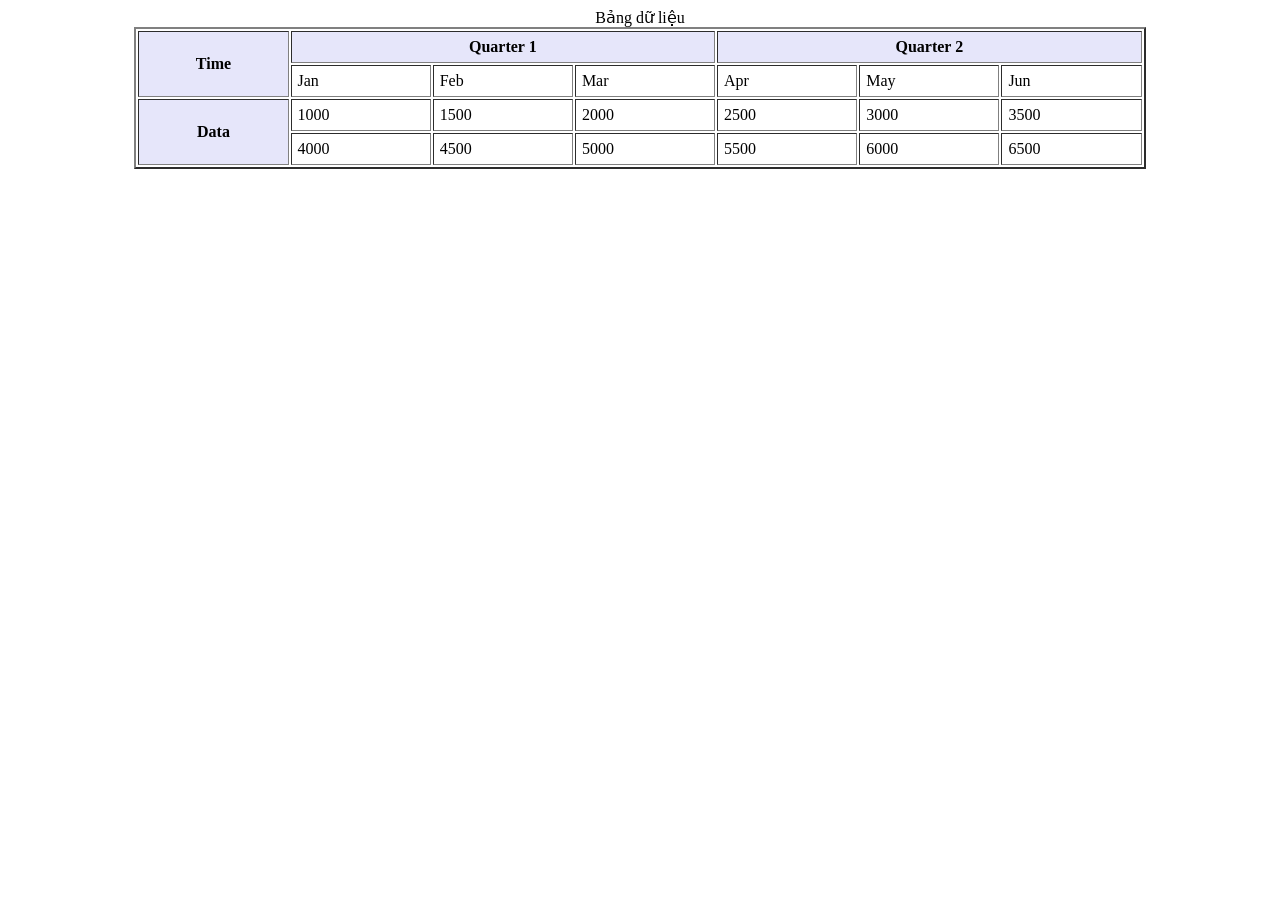
<file: Bang/bang.html>
<!DOCTYPE html>
<html lang="en">
<head>
    <meta charset="UTF-8">
    <meta name="viewport" content="width=device-width, initial-scale=1.0">
    <title>Bảng dữ liệu</title>
</head>
<body>
    <table align="center" width="80%" border="2" cellspacing="2" cellpadding="6">
        <caption>Bảng dữ liệu</caption>
        <tr bgcolor="lavender">
            <th rowspan="2">Time</th>
            <th align="center" colspan="3">Quarter 1</th>
            <th align="center" colspan="3">Quarter 2</th>
        </tr>
        <tr>
            <td>Jan</td>
            <td>Feb</td>
            <td>Mar</td>
            <td>Apr</td>
            <td>May</td>
            <td>Jun</td>
        </tr>
        <tr>
            <th rowspan="2"
            bgcolor="lavender">Data</th>
            <td>1000</td>
            <td>1500</td>
            <td>2000</td>
            <td>2500</td>
            <td>3000</td>
            <td>3500</td>
        </tr>
        <tr>
            <td>4000</td>
            <td>4500</td>
            <td>5000</td>
            <td>5500</td>
            <td>6000</td>
            <td>6500</td>
        </tr>
    </table>
    
</body>
</html>
</file>
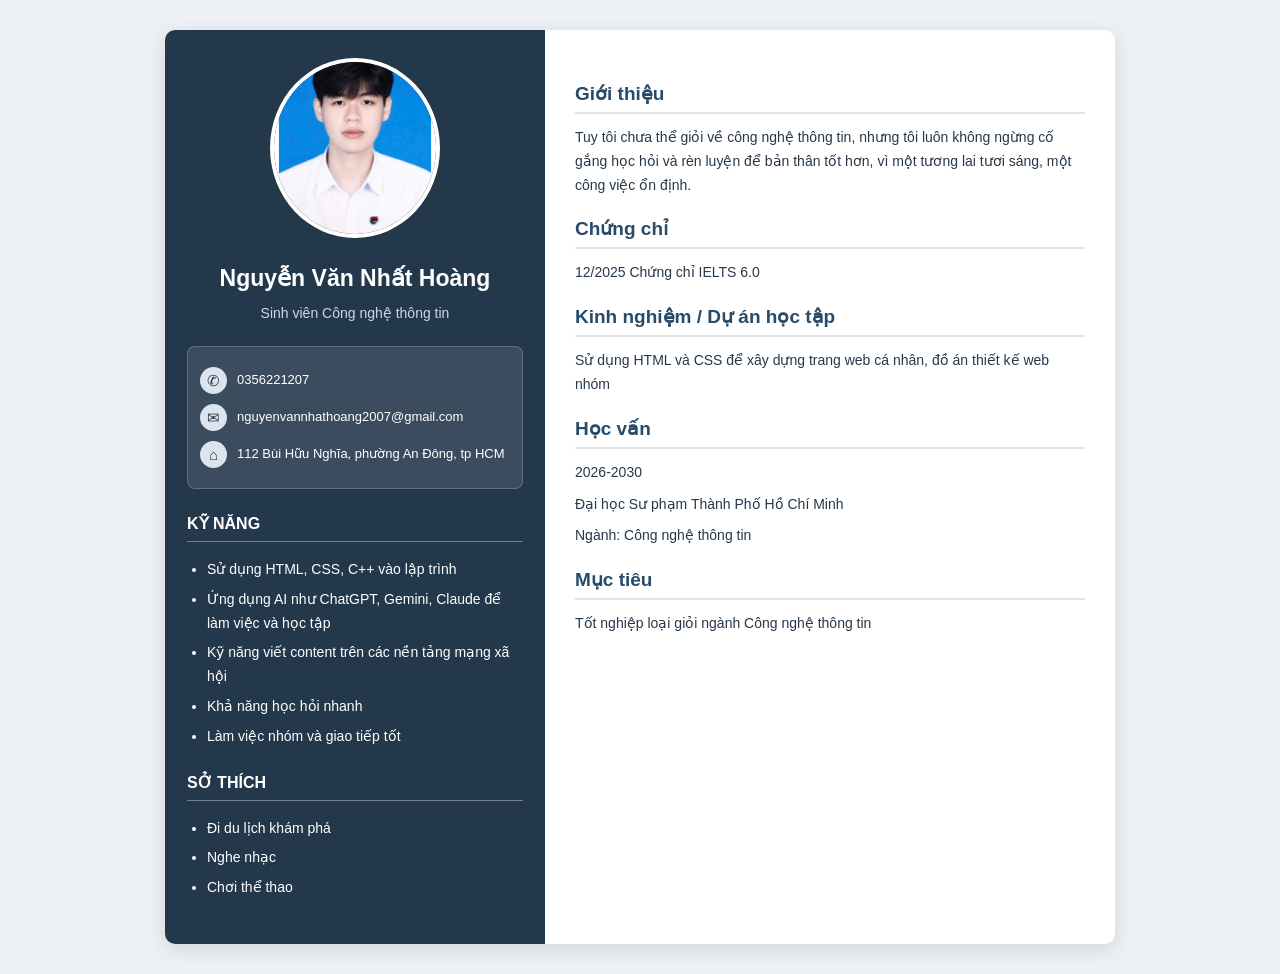
<file: CV/cv.html>
<!DOCTYPE html>
<html lang="vi">
<head>
    <meta charset="UTF-8">
    <meta name="viewport" content="width=device-width, initial-scale=1.0">
    <title>CV cá nhân</title>
<style>
    * {
        box-sizing: border-box;
    }
    body {
        margin: 0;
        padding: 30px 15px;
        background: #edf1f5;
        font-family: Arial, sans-serif;
        color: #263849;
    }
    .cv {
        width: 100%;
        max-width: 950px;
        margin: 0 auto;
        display: flex;
        background: white;
        border-radius: 10px;
        overflow: hidden;
        box-shadow: 0 5px 20px rgba(0, 0, 0, 0.12);
    }
    .cottrai {
        width: 40%;
        background: #24384b;
        color: white;
        padding: 28px 22px;
    }
    .cotphai {
        width: 60%;
        padding: 32px 30px;
    }
    .anh {
        text-align: center;
        margin-bottom: 20px;
    }
    .anh img {
        width: 170px;
        height: 180px;
        object-fit: cover;
        border-radius: 50%;
        border: 4px solid white;
    }
    .ten {
        text-align: center;
        margin-bottom: 20px;
    }

    .ten h1 {
        font-size: 23px;
        color: white;
        margin: 0 0 8px;
        line-height: 1.4;
    }
    .ten p {
        font-size: 14px;
        color: #cbd8e4;
        margin: 0;
    }
    .thongtin {
        background: rgba(255, 255, 255, 0.10);
        border: 1px solid rgba(255, 255, 255, 0.2);
        border-radius: 8px;
        padding: 10px 12px;
        margin-bottom: 25px;
    }

    .thongtin p {
        display: flex;
        align-items: center;
        gap: 10px;
        margin: 10px 0;
        font-size: 13px;
    }
    .icon {
        width: 27px;
        height: 27px;
        flex-shrink: 0;
        display: flex;
        align-items: center;
        justify-content: center;
        border-radius: 50%;
        background: #dce5ed;
        color: #24384b;
        font-size: 15px;
    }

    .thongtin p span:last-child {
        overflow-wrap: anywhere;
    }
    .cottrai h2 {
        font-size: 16px;
        color: white;
        border-bottom: 1px solid #718096;
        padding-bottom: 8px;
        margin: 24px 0 12px;
        text-transform: uppercase;
    }
     .cotphai h2 {
        font-size: 19px;
        color: #284b6a;
        border-bottom: 2px solid #dce5ed;
        padding-bottom: 7px;
        margin: 20px 0 12px;
    }
    .header {
        border-bottom: 2px solid #dce5ed;
        padding-bottom: 18px;
        margin-bottom: 20px;
    }
    .header h1 {
        font-size: 27px;
        color: #24384b;
        margin: 0 0 8px;
    }
    .header p {
        color: #54718b;
        font-size: 16px;
        font-weight: bold;
        margin: 0;
    }
    p {
        font-size: 14px;
        line-height: 1.7;
        margin: 8px 0;
    }
    .cot-trai p, .cot-trai li { 
        color: #e1e8ef;
    }
    ul {
        padding-left: 20px;
    }
    li {
        font-size: 14px;
        line-height: 1.7;
        margin-bottom: 6px;
    }
    .noidung {
        display: flex;
        gap: 20px;
        align-items: flex-start;
    }
    h3 {
        font-size: 16px;
        color: #365d7e;
        margin: 14px 0 6px;
    }
    .gioithieu, .chungchi, .kinhnghiem, .hocvan {
        margin-bottom: 20px;
    }
@media (max-width: 700px) {

    body {
        padding: 12px;
    }

    .cv {
        flex-direction: column;
    }
    .cottrai, .cotphai {
            width: 100%;
            padding: 24px;
        }
    .noidung {
            flex-direction: column;
        }
    .kynang, .kinhnghiem {
            width: 100%;
        }
    .header h1 {
            font-size: 24px;
        }
    }
</style>
</head>
<body>

    <div class="cv"> 

        <div class="cottrai">

            <div class="anh">
            <img src="anhdaidien/anh.jpg" alt="Ảnh đại diện">
            </div>
             <div class="ten">
                <h1>Nguyễn Văn Nhất Hoàng</h1>
                <p>Sinh viên Công nghệ thông tin</p>
            </div>
            <div class="thongtin">
                <p>
                    <span class="icon">✆</span>
                    <span>0356221207</span>
                </p>
                <p>
                    <span class="icon">✉</span>
                    <span>nguyenvannhathoang2007@gmail.com</span>
                 </p>
                 <p>
                    <span class="icon">⌂</span>
                    <span>112 Bùi Hữu Nghĩa, phường An Đông, tp HCM</span>
                </p>

            </div>

            <div class="kynang">
                <h2>Kỹ năng</h2>
                <ul>
                    <li>Sử dụng HTML, CSS, C++ vào lập trình</li>
                    <li>Ứng dụng AI như ChatGPT, Gemini, Claude để làm việc và học tập</li>
                    <li>Kỹ năng viết content trên các nền tảng mạng xã hội</li>
                    <li>Khả năng học hỏi nhanh</li>
                    <li>Làm việc nhóm và giao tiếp tốt</li>
                </ul>
            </div>
            <div class="sothich">
                <h2>Sở thích</h2>
                <ul>
                    <li>Đi du lịch khám phá</li>
                    <li>Nghe nhạc</li>
                    <li>Chơi thể thao</li>
                </ul>
            </div>
        </div>

        <div class="cotphai">

            <div class="gioithieu">
                <h2>Giới thiệu</h2>
                <p>
                    Tuy tôi chưa thể giỏi về công nghệ thông tin, nhưng tôi luôn không ngừng cố gắng học hỏi và rèn luyện để bản thân tốt hơn, vì một tương lai tươi sáng, một công việc ổn định.
                </p>
            </div>

            <div class="chungchi">
                <h2>Chứng chỉ</h2>
                <p>12/2025 Chứng chỉ IELTS 6.0</p>
            </div>

            <div class="kinhnghiem">
                <h2>Kinh nghiệm / Dự án học tập</h2>
                <p>Sử dụng HTML và CSS để xây dựng trang web cá nhân, đồ án thiết kế web nhóm</p>
            </div>

            <div class="hocvan">
                <h2>Học vấn</h2>
                <p>2026-2030</p>
                <p>Đại học Sư phạm Thành Phố Hồ Chí Minh</p>
                <p>Ngành: Công nghệ thông tin</p>
            </div>
            
            <div class="muctieu">
                <h2>Mục tiêu</h2>
                <p>Tốt nghiệp loại giỏi ngành Công nghệ thông tin</p>
            </div>

        </div>

    </div>

</body>
</html>
</file>
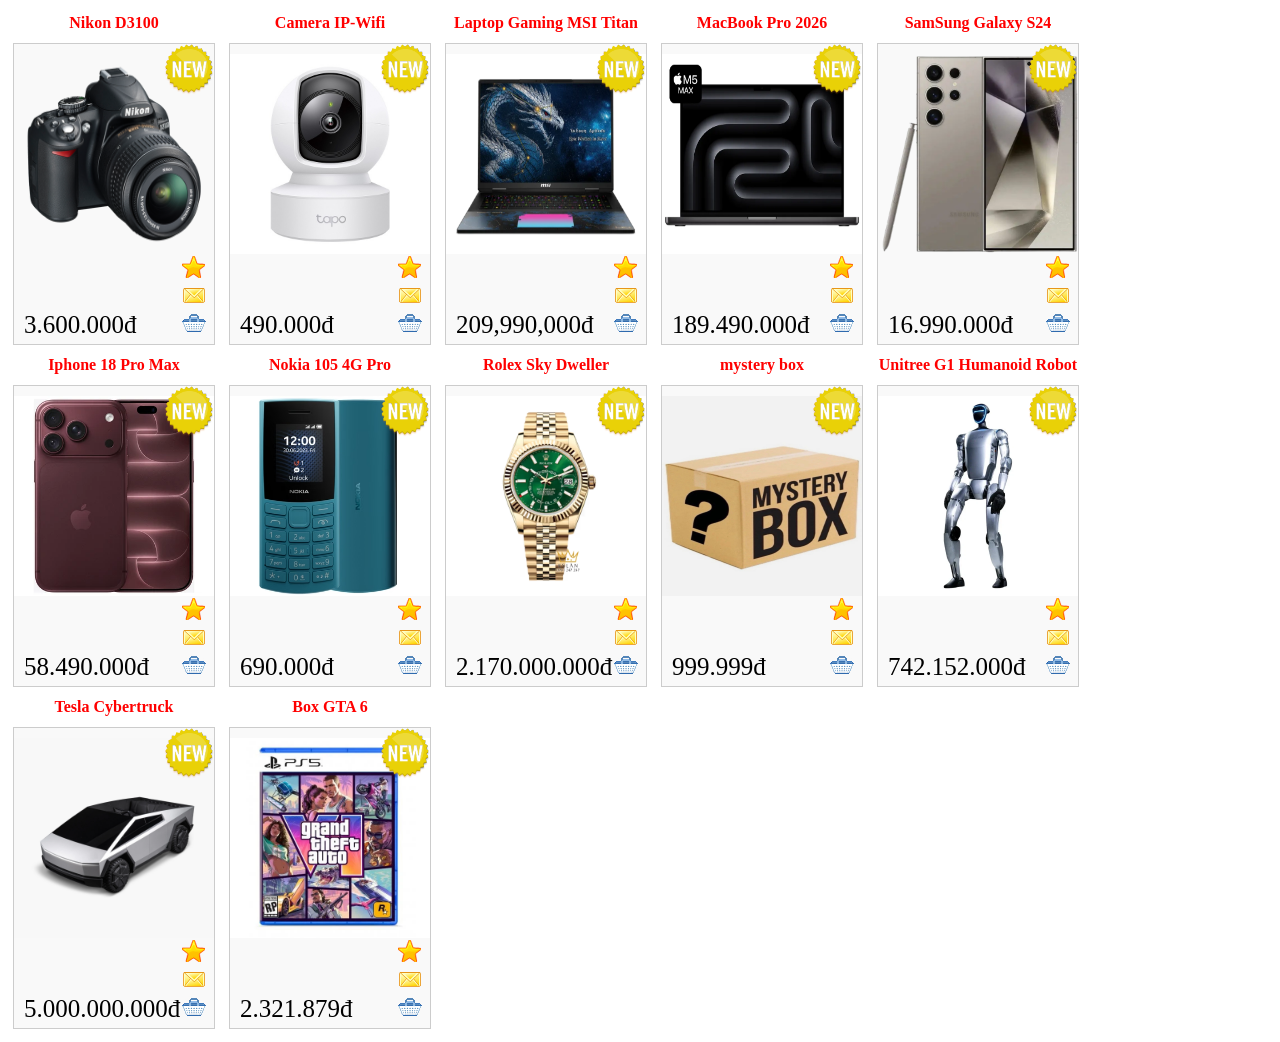
<file: hanghoa/hanghoa.html>
<!DOCTYPE html>
<html lang="en">
<head>
    <meta charset="UTF-8">
    <meta name="viewport" content="width=device-width, initial-scale=1.0">
    <title>Hàng hóa</title>
    <link rel="stylesheet" href="hanghoa.css">
</head>
<body>
    <div>
        <div class="hh-box">
            <img src="images/product.png" alt="sp" class="hh-box-img">
            <img src="images/new-icon.png" alt="Mới" class="hh-box-new"> 
            <div class="hh-box-price">3.600.000đ</div>
          <div class="hh-box-icons">
            <img src="images/Favourites.png">
            <img src="images/Letter.png">
            <img src="images/Basket.png">
           </div>
           <div class="hh-box-name">Nikon D3100</div> 
          </div> 
        <div class="hh-box">
            <img src="images/camera.jpg" alt="sp" class="hh-box-img">
            <img src="images/new-icon.png" alt="Mới" class="hh-box-new"> 
            <div class="hh-box-price">490.000đ</div>
          <div class="hh-box-icons">
            <img src="images/Favourites.png">
            <img src="images/Letter.png">
            <img src="images/Basket.png">
           </div>
           <div class="hh-box-name">Camera IP-Wifi</div>      
        </div>    
        
        <div class="hh-box">
            <img src="images/laptop.png" alt="sp" class="hh-box-img">
            <img src="images/new-icon.png" alt="Mới" class="hh-box-new"> 
            <div class="hh-box-price">209,990,000đ</div>
          <div class="hh-box-icons">
            <img src="images/Favourites.png">
            <img src="images/Letter.png">
            <img src="images/Basket.png">
           </div>
           <div class="hh-box-name">Laptop Gaming MSI Titan </div>
        </div>

        <div class="hh-box">
            <img src="images/Macbook.webp" alt="sp" class="hh-box-img">
            <img src="images/new-icon.png" alt="Mới" class="hh-box-new"> 
            <div class="hh-box-price">189.490.000đ</div>
          <div class="hh-box-icons">
            <img src="images/Favourites.png">
            <img src="images/Letter.png">
            <img src="images/Basket.png">
           </div>
           <div class="hh-box-name">MacBook Pro 2026</div>
        </div>
        <div class="hh-box">
            <img src="images/samsung.webp" alt="sp" class="hh-box-img">
            <img src="images/new-icon.png" alt="Mới" class="hh-box-new"> 
            <div class="hh-box-price">16.990.000đ</div>
          <div class="hh-box-icons">
            <img src="images/Favourites.png">
            <img src="images/Letter.png">
            <img src="images/Basket.png">
           </div>
           <div class="hh-box-name">SamSung Galaxy S24</div> 
        </div>
        <div class="hh-box">
            <img src="images/iphone 18.webp" alt="sp" class="hh-box-img">
            <img src="images/new-icon.png" alt="Mới" class="hh-box-new"> 
            <div class="hh-box-price">58.490.000đ</div>
          <div class="hh-box-icons">
            <img src="images/Favourites.png">
            <img src="images/Letter.png">
            <img src="images/Basket.png">
           </div>
           <div class="hh-box-name">Iphone 18 Pro Max</div> 
        </div>
        <div class="hh-box">
            <img src="images/nokia.avif" alt="sp" class="hh-box-img">
            <img src="images/new-icon.png" alt="Mới" class="hh-box-new"> 
            <div class="hh-box-price">690.000đ</div>
          <div class="hh-box-icons">
            <img src="images/Favourites.png">
            <img src="images/Letter.png">
            <img src="images/Basket.png">
           </div>
           <div class="hh-box-name">Nokia 105 4G Pro</div>      
        </div>
        <div class="hh-box">
            <img src="images/rolex.jpg" alt="sp" class="hh-box-img">
            <img src="images/new-icon.png" alt="Mới" class="hh-box-new"> 
            <div class="hh-box-price">2.170.000.000đ</div>
          <div class="hh-box-icons">
            <img src="images/Favourites.png">
            <img src="images/Letter.png">
            <img src="images/Basket.png">
           </div>
           <div class="hh-box-name">Rolex Sky Dweller</div>      
        </div>
        <div class="hh-box">
            <img src="images/mystery box.webp" alt="sp" class="hh-box-img">
            <img src="images/new-icon.png" alt="Mới" class="hh-box-new"> 
            <div class="hh-box-price">999.999đ</div>
          <div class="hh-box-icons">
            <img src="images/Favourites.png">
            <img src="images/Letter.png">
            <img src="images/Basket.png">
           </div>
           <div class="hh-box-name">mystery box</div>      
        </div>
        <div class="hh-box">
            <img src="images/robot.webp" alt="sp" class="hh-box-img">
            <img src="images/new-icon.png" alt="Mới" class="hh-box-new"> 
            <div class="hh-box-price">742.152.000đ</div>
          <div class="hh-box-icons">
            <img src="images/Favourites.png">
            <img src="images/Letter.png">
            <img src="images/Basket.png">
           </div>
           <div class="hh-box-name">Unitree G1 Humanoid Robot</div>      
        </div>
        <div class="hh-box">
            <img src="images/cybertruck.webp" alt="sp" class="hh-box-img">
            <img src="images/new-icon.png" alt="Mới" class="hh-box-new"> 
            <div class="hh-box-price">5.000.000.000đ</div>
          <div class="hh-box-icons">
            <img src="images/Favourites.png">
            <img src="images/Letter.png">
            <img src="images/Basket.png">
           </div>
           <div class="hh-box-name">Tesla Cybertruck</div>      
        </div>
        <div class="hh-box">
            <img src="images/Box GTA 6.webp" alt="sp" class="hh-box-img">
            <img src="images/new-icon.png" alt="Mới" class="hh-box-new"> 
            <div class="hh-box-price">2.321.879đ</div>
          <div class="hh-box-icons">
            <img src="images/Favourites.png">
            <img src="images/Letter.png">
            <img src="images/Basket.png">
           </div>
           <div class="hh-box-name">Box GTA 6</div>      
        </div>
        
    </div>
</body>
</html>
</file>
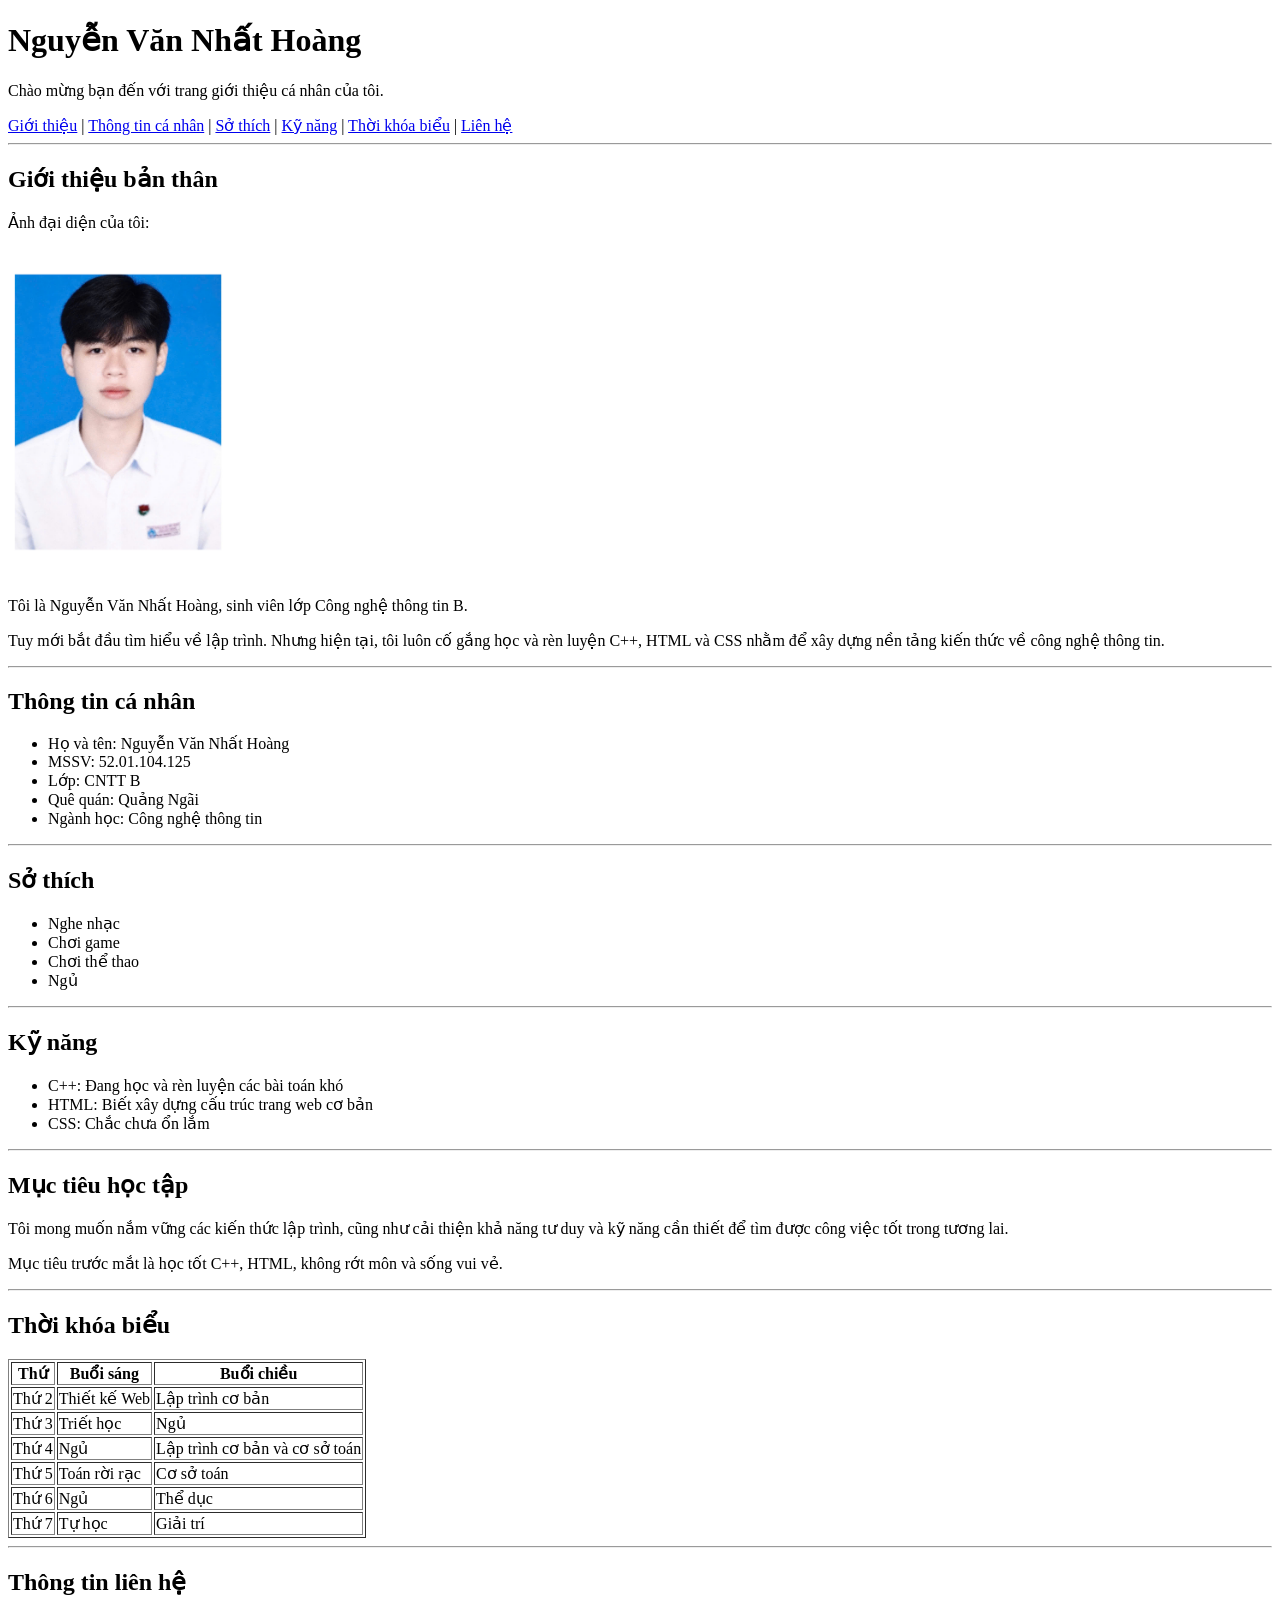
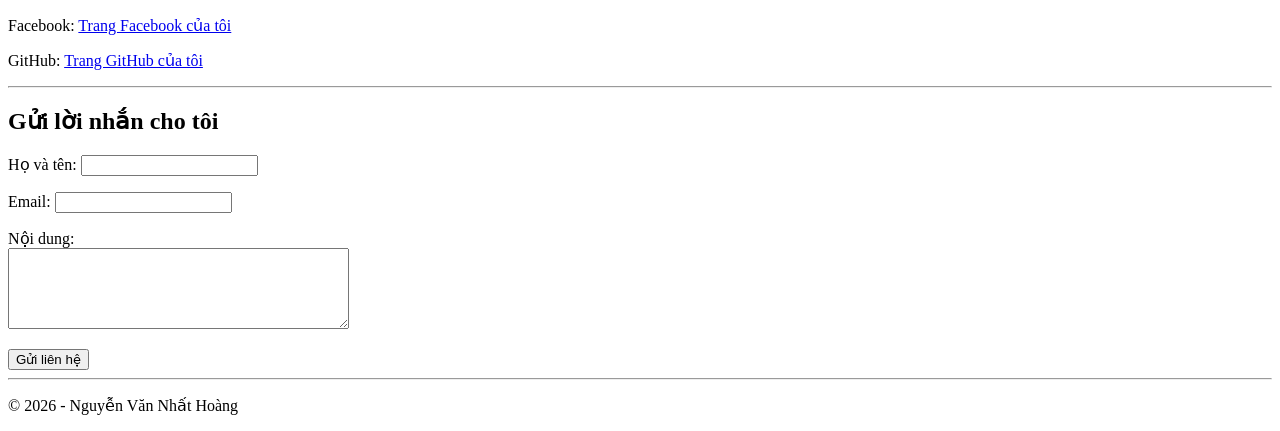
<file: profile/profile.html>
<!DOCTYPE html>
<html lang="vi">

<head>
    <meta charset="UTF-8">
    <meta name="viewport" content="width=device-width, initial-scale=1.0">
    <title>My Profile - Nguyễn Văn Nhất Hoàng</title>
</head>

<body>

    
    <header>
        <h1>Nguyễn Văn Nhất Hoàng</h1>
        <p>Chào mừng bạn đến với trang giới thiệu cá nhân của tôi.</p>

        
        <nav>
            <a href="#gioithieu">Giới thiệu</a> |
            <a href="#thongtin">Thông tin cá nhân</a> |
            <a href="#sothich">Sở thích</a> |
            <a href="#kynang">Kỹ năng</a> |
            <a href="#thoikhoabieu">Thời khóa biểu</a> |
            <a href="#lienhe">Liên hệ</a>
        </nav>
    </header>

    <hr>

    
    <main>

        
        <section id="gioithieu">
            <h2>Giới thiệu bản thân</h2>

            <article>
                   <p> Ảnh đại diện của tôi:</p>
                <img src="anh/anh.jpg" 
                     width="220">

                <p>
                    Tôi là Nguyễn Văn Nhất Hoàng,
                    sinh viên lớp Công nghệ thông tin B.
                </p>

                <p>
                    Tuy mới bắt đầu tìm hiểu về lập trình.
                    Nhưng hiện tại, tôi luôn cố gắng học và rèn luyện C++, HTML và CSS nhằm
                    để xây dựng nền tảng kiến thức về công nghệ thông tin.
                </p>
            </article>
        </section>

        <hr>

        
        <section id="thongtin">
            <h2>Thông tin cá nhân</h2>

            <ul>
                <li>Họ và tên: Nguyễn Văn Nhất Hoàng</li>
                <li>MSSV: 52.01.104.125</li>
                <li>Lớp: CNTT B</li>
                <li>Quê quán: Quảng Ngãi</li>
                <li>Ngành học: Công nghệ thông tin</li>
            </ul>
        </section>

        <hr>

        
        <section id="sothich">
            <h2>Sở thích</h2>

            <ul>
                <li>Nghe nhạc</li>
                <li>Chơi game</li>
                <li>Chơi thể thao</li>
                <li>Ngủ</li>
            </ul>
        </section>

        <hr>

        
        <section id="kynang">
            <h2>Kỹ năng</h2>

            <ul>
                <li>C++: Đang học và rèn luyện các bài toán khó</li>
                <li>HTML: Biết xây dựng cấu trúc trang web cơ bản</li>
                <li>CSS: Chắc chưa ổn lắm</li>
                
            </ul>
        </section>

        <hr>

        
        <section id="muctieu">
            <h2>Mục tiêu học tập</h2>

            <p>
                Tôi mong muốn nắm vững các kiến thức lập trình, cũng như
                cải thiện khả năng tư duy và kỹ năng cần thiết để tìm 
                được công việc tốt trong tương lai.
            </p>

            <p>
                Mục tiêu trước mắt là học tốt C++, HTML,
                không rớt môn và sống vui vẻ.
            </p>
        </section>

        <hr>
        <section id="thoikhoabieu">
            <h2>Thời khóa biểu</h2>

            <table border="1">
                

                <thead>
                    <tr>
                        <th>Thứ</th>
                        <th>Buổi sáng</th>
                        <th>Buổi chiều</th>
                    </tr>
                </thead>

                <tbody>
                    <tr>
                        <td>Thứ 2</td>
                        <td>Thiết kế Web</td>
                        <td>Lập trình cơ bản</td>
                    </tr>

                    <tr>
                        <td>Thứ 3</td>
                        <td>Triết học</td>
                        <td>Ngủ</td>
                    </tr>

                    <tr>
                        <td>Thứ 4</td>
                        <td>Ngủ</td>
                        <td>Lập trình cơ bản và cơ sở toán</td>
                    </tr>

                    <tr>
                        <td>Thứ 5</td>
                        <td>Toán rời rạc</td>
                        <td>Cơ sở toán</td>
                    </tr>

                    <tr>
                        <td>Thứ 6</td>
                        <td>Ngủ</td>
                        <td>Thể dục</td>
                    </tr>

                    <tr>
                        <td>Thứ 7</td>
                        <td>Tự học</td>
                        <td>Giải trí</td>
                    </tr>
                </tbody>
            </table>
        </section>

        <hr>

        <!-- Liên kết mạng xã hội -->
        <section id="lienhe">
            <h2>Thông tin liên hệ</h2>

            <p>
                Facebook:
                <a href="https://www.facebook.com/nguyen.van.nhat.hoang.2024/">
                    Trang Facebook của tôi
                </a>
            </p>

            <p>
                GitHub:
                <a href="https://github.com/nhathoang67">
                    Trang GitHub của tôi
                </a>
            </p>
        </section>

        <hr>

        
        <section>
            <h2>Gửi lời nhắn cho tôi</h2>

            <form action="#" method="post">

                <p>
                    <label for="hoten">Họ và tên:</label>
                    <input type="text" id="hoten"
                           name="hoten" required>
                </p>

                <p>
                    <label for="email">Email:</label>
                    <input type="email" id="email"
                           name="email" required>
                </p>

                <p>
                    <label for="noidung">Nội dung:</label>
                    <br>
                    <textarea id="noidung" name="noidung"
                              rows="5" cols="40"></textarea>
                </p>

                <button type="submit">Gửi liên hệ</button>

            </form>
        </section>

    </main>

    <hr>
    <footer>
        <p>© 2026 - Nguyễn Văn Nhất Hoàng</p>
    </footer>

</body>
</html>
</file>
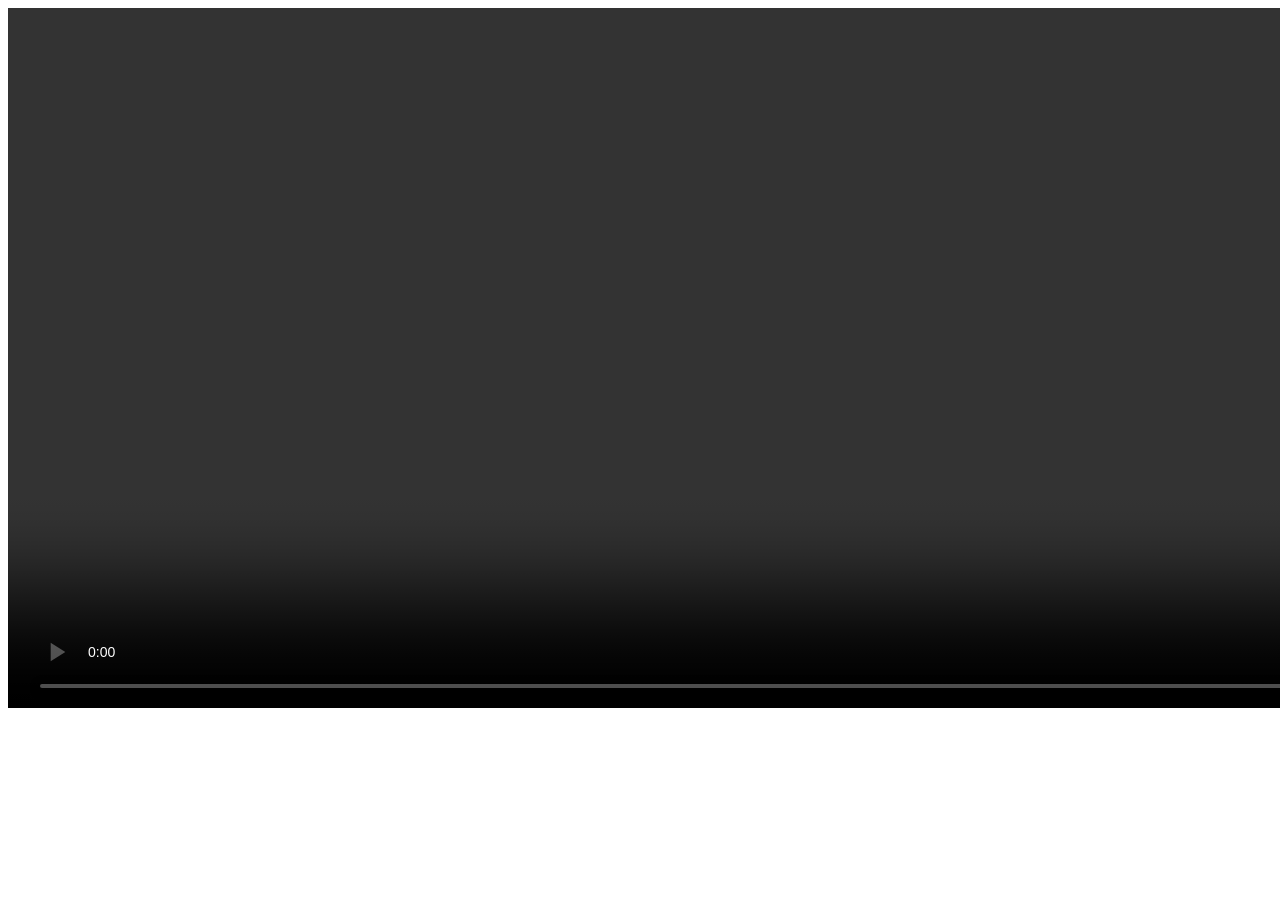
<file: video/video.html>
<!DOCTYPE html>
<html lang="en">
<head>
    <meta charset="UTF-8">
    <meta name="viewport" content="width=device-width, initial-scale=1.0">
    <title>Video</title>
</head>
<body>
    <video width="1510" height="700" controls>
        <source 
        src="video/video.mp4.mp4" type="video/mp4">
    </video>
    
</body>
</html>
</file>
<file: hanghoa/hanghoa.css>
.hh-box{width: 200px; height:300px; border: 1px solid #ccc; margin: 35px 5px 5px 5px; display: inline-block; text-align: center; background-color: #f9f9f9; position:relative}
.hh-box:hover{ border: 1px solid black; border-radius: 10px; box-shadow:0 0 10px red}
.hh-box-img{width: 200px; height: 200px; margin-top: 10px;}
.hh-box-new{position: absolute; top: 0; right: 0px; width: 50px; }
.hh-box-price{position:absolute; left: 10px; bottom: 5px; font-size: 25px;}
.hh-box-icons{position:absolute; right: 5px; width: 30px; bottom:5px}
.hh-box-name{position:absolute; left: 0; top:-30px; color:red; width:inherit; font-weight: bolder; }
</file>
